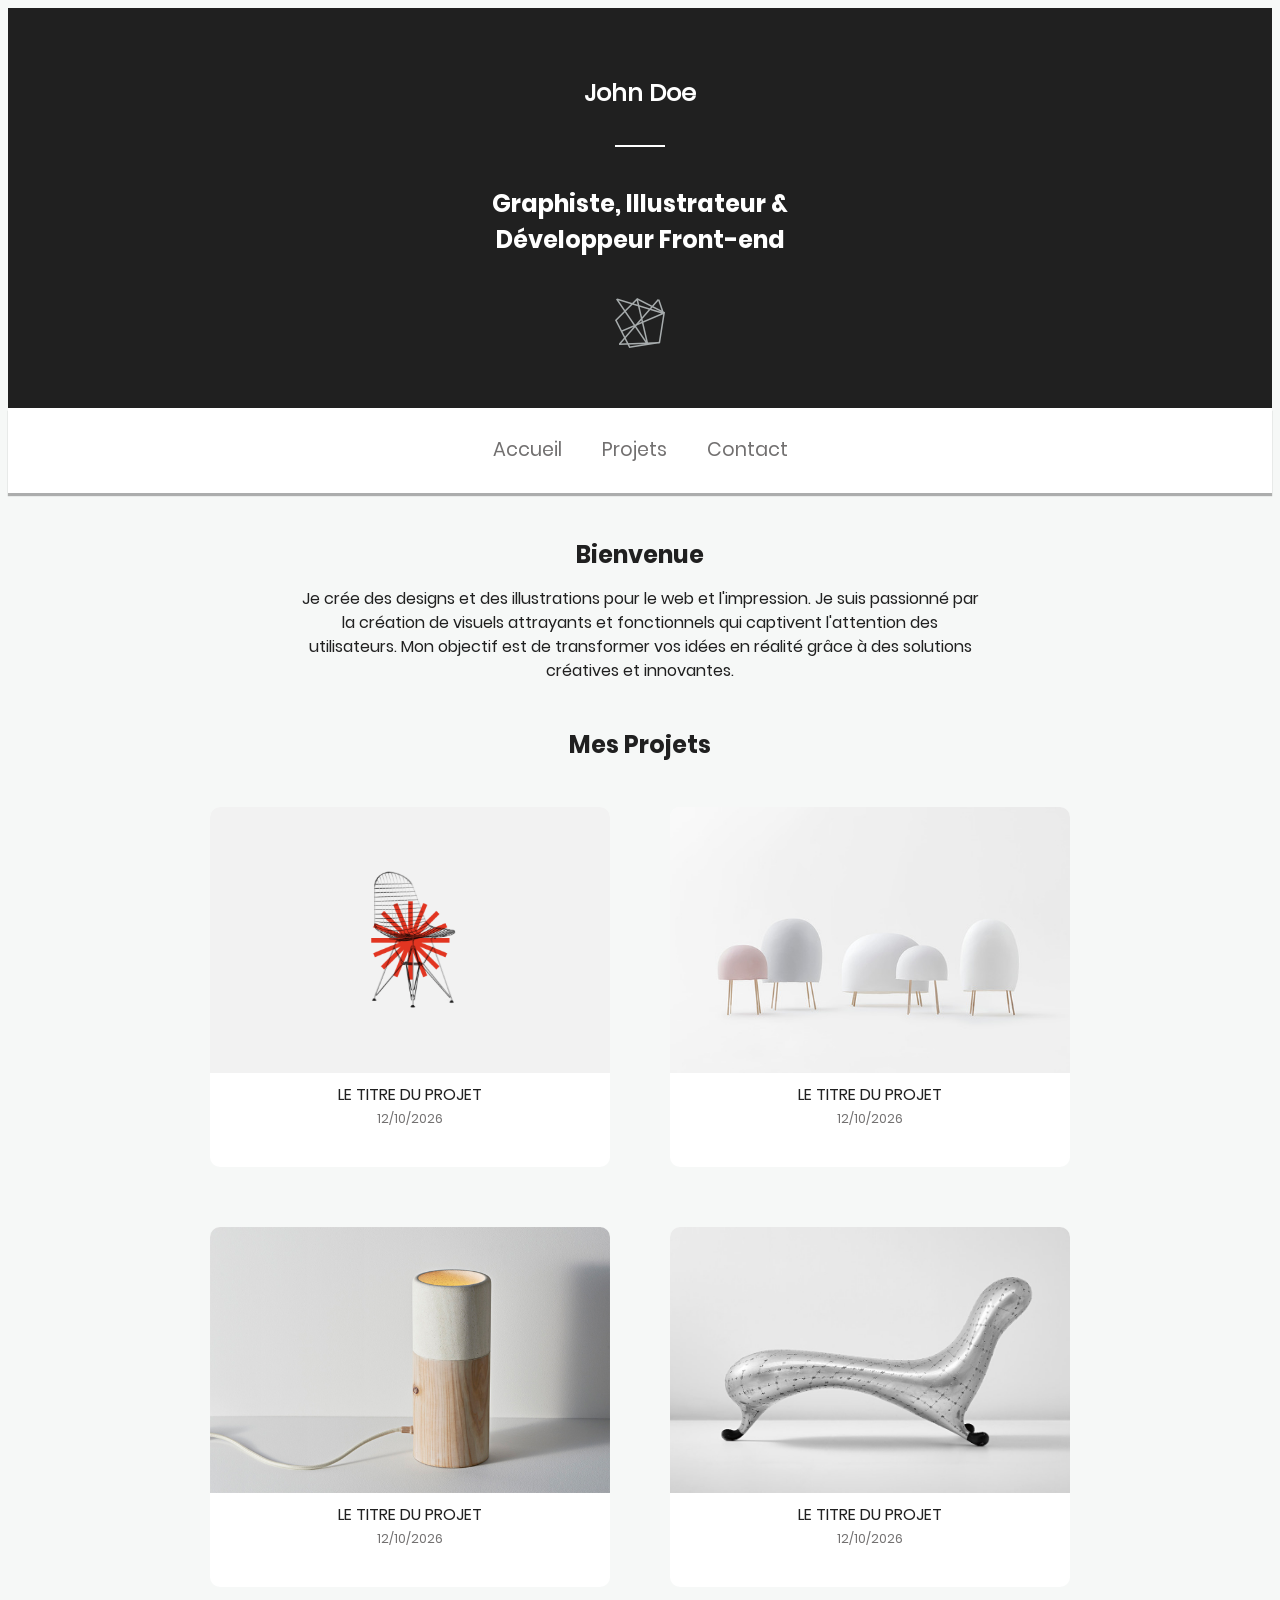
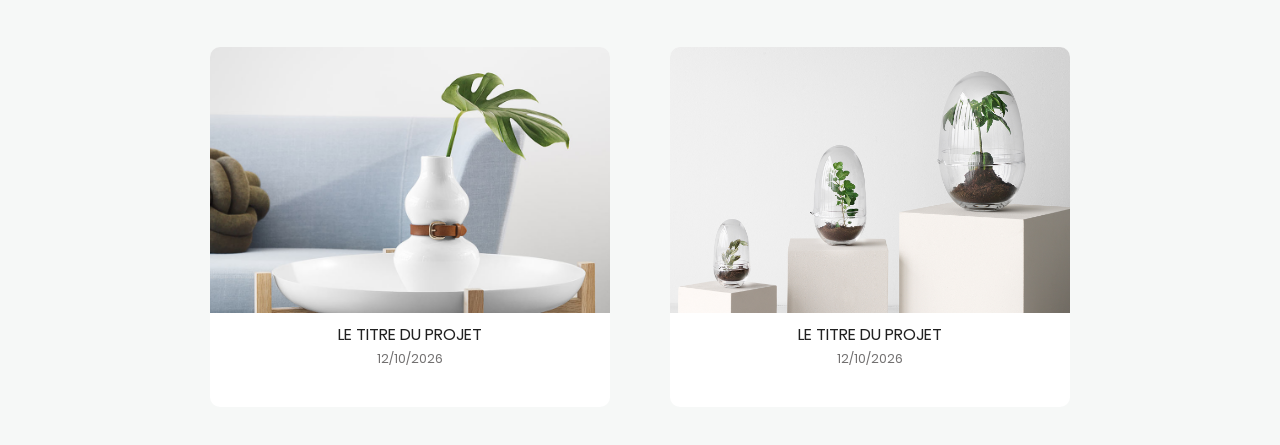
<file: index.html>
<!doctype html>
<html lang="fr">
  <head>
    <meta charset="UTF-8" />
    <meta name="viewport" content="width=device-width, initial-scale=1.0" />
    <title>Ma page d'accueil</title>
    <link rel="stylesheet" href="style.css" />
  </head>

  <body>
    <!-- HEADER --- -->
    <header>
      <section class="header-content">
        <h1>John Doe</h1>
        <div class="separator"></div>
        <h2>Graphiste, Illustrateur & Développeur Front-end</h2>
        <a href="index.html"
          ><img
            src="pictures/logo.png"
            alt="Logo de John Doe qui permet de revenir à la page d'accueil"
            id="logo"
          />
        </a>
      </section>

      <!-- NAVIGATION --- -->
      <nav>
        <ul>
          <li><a href="index.html">Accueil</a></li>
          <li><a href="#projets">Projets</a></li>
          <li><a href="contact.html">Contact</a></li>
        </ul>
      </nav>
    </header>
    <!-- WELCOME --- -->
    <section class="welcome">
      <h2>Bienvenue</h2>
      <p>
        Je crée des designs et des illustrations pour le web et l'impression. Je
        suis passionné par la création de visuels attrayants et fonctionnels qui
        captivent l'attention des utilisateurs. Mon objectif est de transformer
        vos idées en réalité grâce à des solutions créatives et innovantes.
      </p>
    </section>
    <!-- PROJECTS --- -->
    <section id="projets">
      <h2>Mes Projets</h2>
      <div class="projet-container">
        <div class="projet-info">
          <img
            src="pictures/illustration_1.png"
            alt="Chaise sur fond blanc avec une étoile rouge en filigrane"
          />

          <p>Le titre du projet <span>12/10/2026</span></p>
        </div>
        <div class="projet-info">
          <img
            src="pictures/illustration_2.jpg"
            alt="Ensemble de meubles sur fond blanc"
          />
          <p>Le titre du projet <span>12/10/2026</span></p>
        </div>
        <div class="projet-info">
          <img
            src="pictures/illustration_3.jpg"
            alt="Lampe en bois et pierre sur fond blanc"
          />
          <p>Le titre du projet <span>12/10/2026</span></p>
        </div>
        <div class="projet-info">
          <img
            src="pictures/illustration_4.jpg"
            alt="Chaise longue design en métal sur fond blanc"
          />
          <p>Le titre du projet <span>12/10/2026</span></p>
        </div>
        <div class="projet-info">
          <img
            src="pictures/illustration_5.jpg"
            alt="Vase en céramique ceintré avec une ceinture en cuir sur fond blanc"
          />
          <p>Le titre du projet <span>12/10/2026</span></p>
        </div>
        <div class="projet-info">
          <img
            src="pictures/illustration_6.jpg"
            alt="Mini serre en forme d'oeuf sur fond blanc"
          />
          <p>Le titre du projet <span>12/10/2026</span></p>
        </div>
      </div>
    </section>
  </body>
</html>
</file>
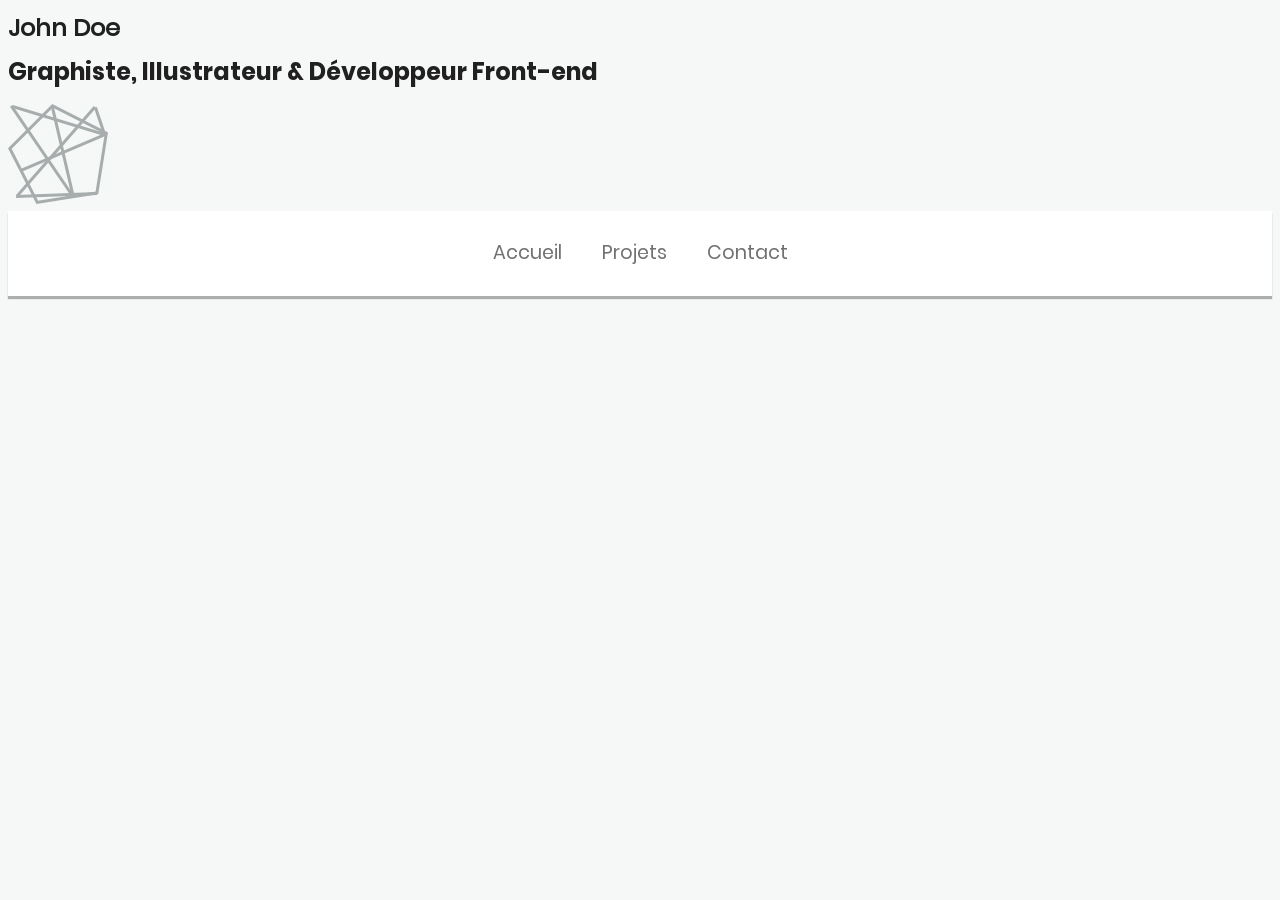
<file: contact.html>
<!doctype html>
<html lang="fr">
  <head>
    <meta charset="UTF-8" />
    <meta name="viewport" content="width=device-width, initial-scale=1.0" />
    <title>Ma page de contact</title>
    <link rel="stylesheet" href="style.css" />
  </head>
  <body>
    <header>
      <h1>John Doe</h1>
      <h2>Graphiste, Illustrateur & Développeur Front-end</h2>
      <a href="index.html"
        ><img
          src="pictures/logo.png"
          alt="Logo de John Doe qui permet de revenir à la page d'accueil"
        />
      </a>
      <nav>
        <ul>
          <li><a href="index.html">Accueil</a></li>
          <li><a href="index.html#projets">Projets</a></li>
          <li><a href="contact.html">Contact</a></li>
        </ul>
      </nav>
    </header>
  </body>
</html>
</file>
<file: style.css>
@font-face {
  font-family: PoppinsRegular;
  src: url("src/poppins/Poppins-Regular.ttf");
}
@font-face {
  font-family: PoppinsBold;
  src: url("src/poppins/Poppins-Bold.ttf");
}

header h1 {
  font-family: "PoppinsRegular", sans-serif;
  font-size: 1.5em;
}
body {
  font-family: "PoppinsRegular", sans-serif;
  font-size: 1em;
  line-height: 1.5em;
  color: #202020;
  background-color: #f6f8f7;
}
h2,
h3,
h4,
h5,
h6 {
  font-family: "PoppinsBold", sans-serif;
  font-weight: normal;
}

ul {
  list-style-type: none;
  padding: 0;
  margin: 0;
}
header nav ul {
  display: flex;
  justify-content: center;
}
header nav a {
  font-family: "PoppinsRegular", sans-serif;
  font-size: 1.2em;
  margin: 0 20px;
  text-decoration: none;
  color: #727070;
}
nav a:hover {
  color: #202020;
}

nav {
  text-align: center;
  background-color: #ffffff;
  box-shadow: 0 3px 1px rgba(100, 100, 100, 0.5);
  padding: 30px 0;
}

.separator {
  height: 2px;
  width: 50px;
  background-color: #ffffff;
  margin: 20px 0;
}

.header-content {
  background-color: #202020;
  color: white;
  text-align: center;
  display: flex;
  justify-content: center;
  flex-direction: column;
  align-items: center;
  height: 400px;
  padding: 0;
  margin: 0;
}
.header-content h2 {
  max-width: 400px;
  line-height: 1.5em;
}

.welcome {
  text-align: center;
  margin: 50px auto;
  max-width: 680px;
}

.projet-container {
  display: flex;
  flex-wrap: wrap;
  justify-content: center;
}

.projet-info {
  margin: 30px;
  max-width: 400px;
  width: 100%;
  background-color: #ffffff;
  text-align: center;
  padding-bottom: 20px;
  border-radius: 10px;
  overflow: hidden;
  box-shadow:
    0 14px 28px rgba(0, 0, 0, 0),
    0 10px 10px rgba(0, 0, 0, 0);

  transition: 0.3s;
}

.projet-info:hover {
  box-shadow:
    0 14px 28px rgba(0, 0, 0, 0.25),
    0 10px 10px rgba(0, 0, 0, 0.22);
}

.projet-info img {
  object-fit: cover;
  height: 266px;
  width: 100%;
  display: block;
}

.projet-info p {
  text-transform: uppercase;
  margin-top: 10px;
}

.projet-info span {
  display: block;
  font-size: 0.8em;
  color: #727070;
}

#logo {
  width: 50px;
  margin-top: 20px;
}
#projets h2 {
  text-align: center;
}
</file>
